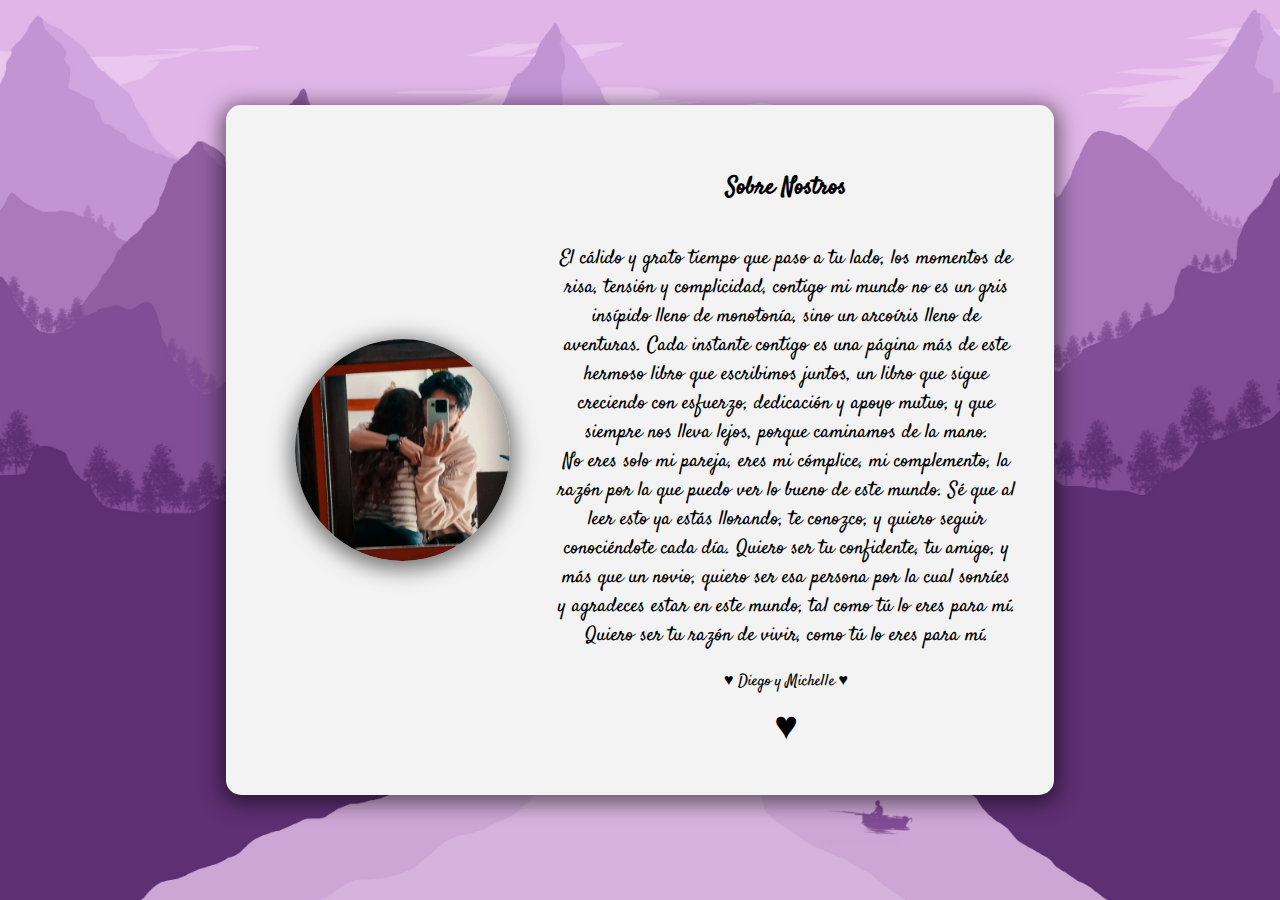
<file: About.html>
<!DOCTYPE html>
<html lang="en">
<head>
    <meta charset="UTF-8">
    <meta name="viewport" content="width=device-width, initial-scale=1.0">
    <link rel="stylesheet" href="Styles/style.css">
    <link rel="shortcut icon" href="/images/ico.png" type="image/x-icon">
    <link href="https://fonts.googleapis.com/css2?family=Satisfy&display=swap" rel="stylesheet">
    <link href="https://fonts.googleapis.com/css2?family=Great+Vibes&display=swap" rel="stylesheet">
    <title>About us</title>
</head>
<body class="About_Us">
    <div class="About">
        <div class="About1">
            <img class="beat-text" src="images/Us.jpg" alt="">
        </div>
        <div class="About2">
            <h2>Sobre Nostros</h2>
            <p>
                El cálido y grato tiempo que paso a tu lado, los momentos de risa, tensión y complicidad, contigo mi mundo no es un gris insípido lleno de monotonía, sino un arcoíris lleno de aventuras. Cada instante contigo es una página más de este hermoso libro que escribimos juntos, un libro que sigue creciendo con esfuerzo, dedicación y apoyo mutuo, y que siempre nos lleva lejos, porque caminamos de la mano.
                <br>
                No eres solo mi pareja, eres mi cómplice, mi complemento, la razón por la que puedo ver lo bueno de este mundo. Sé que al leer esto ya estás llorando, te conozco, y quiero seguir conociéndote cada día. Quiero ser tu confidente, tu amigo, y más que un novio, quiero ser esa persona por la cual sonríes y agradeces estar en este mundo, tal como tú lo eres para mí.
                <br>
                Quiero ser tu razón de vivir, como tú lo eres para mí.
            </p>
            <a href="index.html">♥ Diego y Michelle ♥</a>
            <button class="cora-btn-us" id="play-btn">♥</button>
        </div>
    </div>
    <audio id="bg-music" loop>
        <source src="Music/Rels-B-Te-Regalo.mp3" type="audio/mpeg">
    </audio>
</body>
<script src="Js/Scripts-About.js"></script>
</html>
</file>
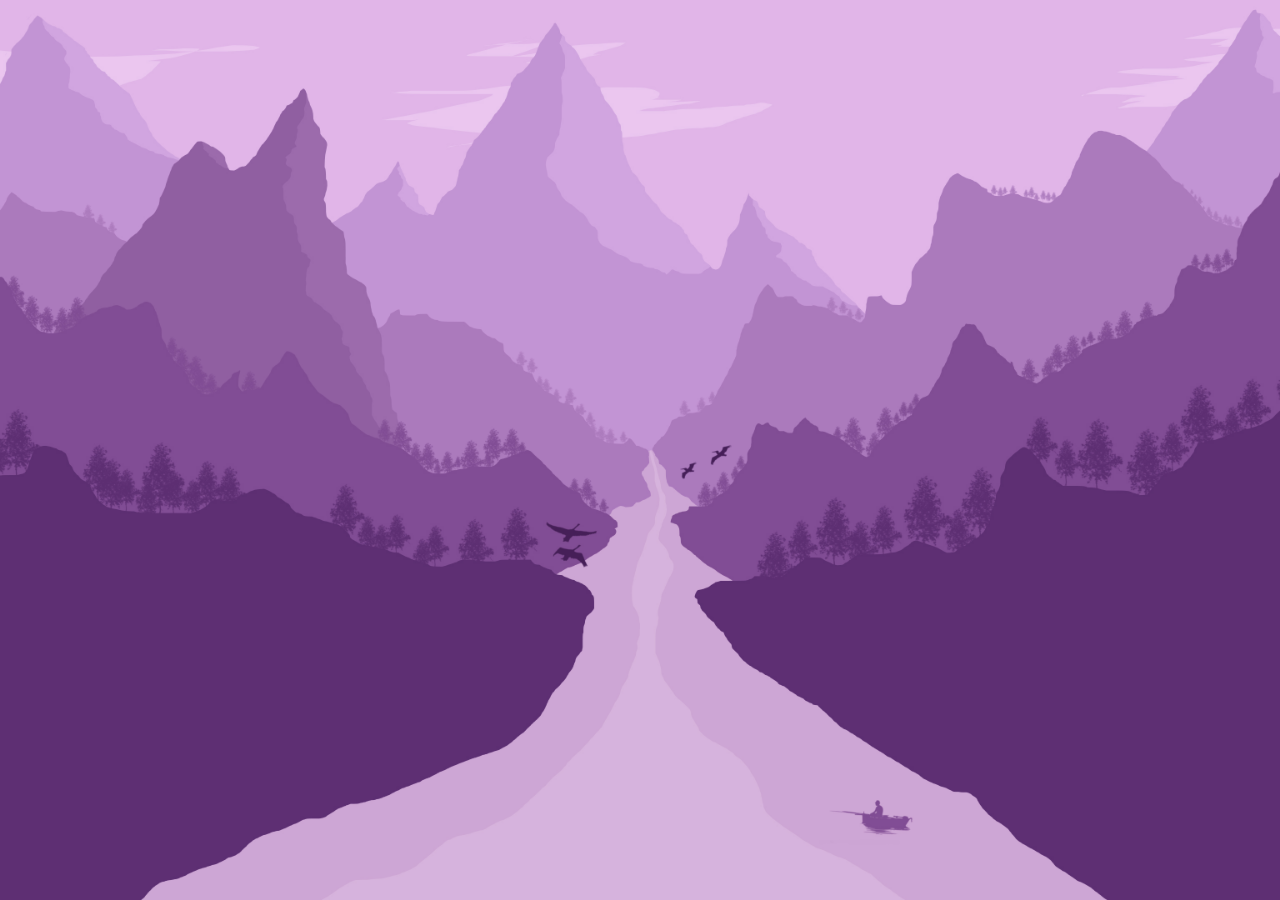
<file: Aniversarios.html>
<!DOCTYPE html>
<html lang="en">
<head>
    <meta charset="UTF-8">
    <meta name="viewport" content="width=device-width, initial-scale=1.0">
    <link rel="stylesheet" href="style.css">
    <link rel="shortcut icon" href="/images/ico.png" type="image/x-icon">
    <title>Aniversarios</title>
</head>
<body>
    
</body>
</html>
</file>
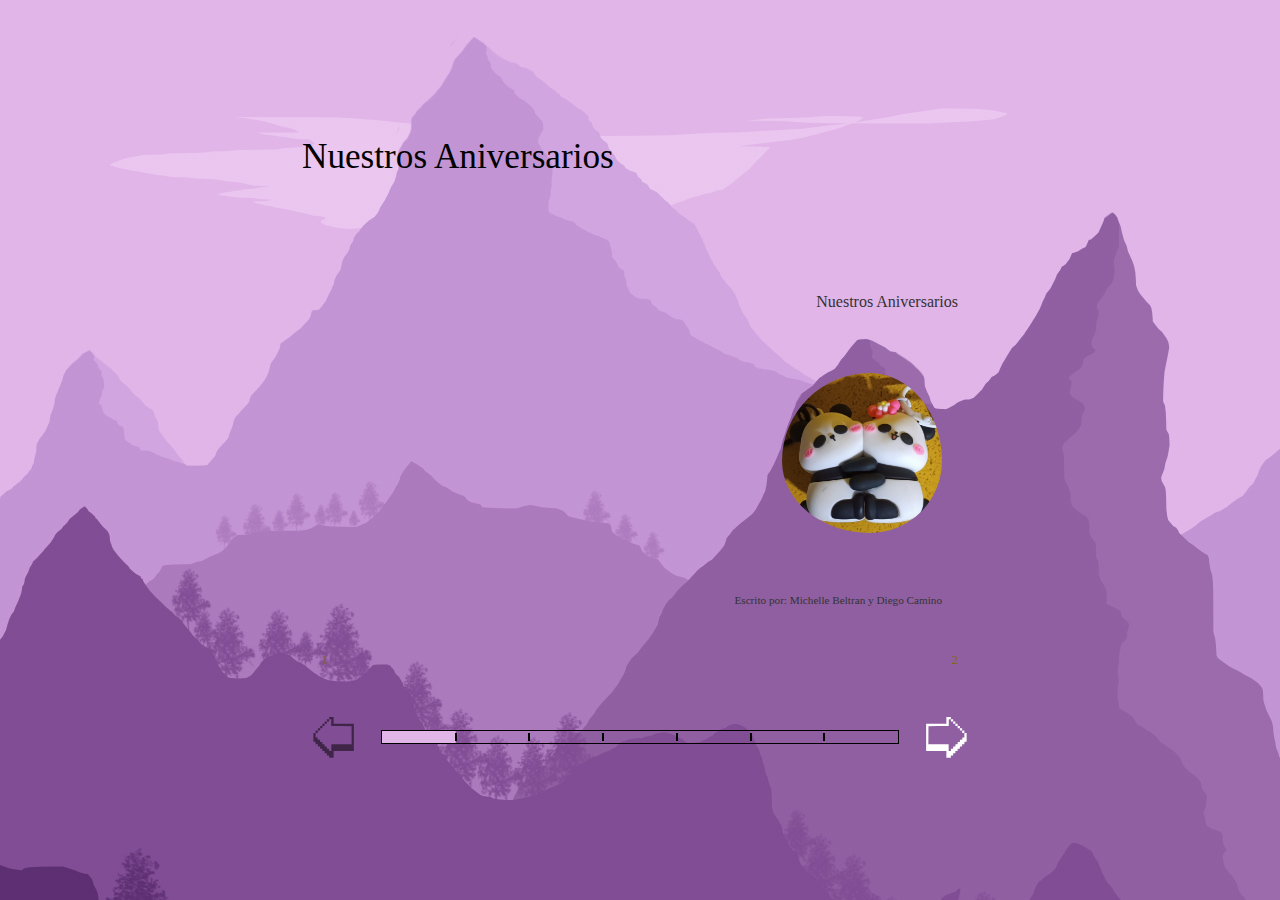
<file: Anniversary.html>
<!DOCTYPE html>
<html lang="en">
<head>
    <meta charset="UTF-8">
    <meta name="viewport" content="width=device-width, initial-scale=1.0">
    <link rel="stylesheet" href="Styles/Styles-Book.css">
    <link rel="shortcut icon" href="/images/ico.png" type="image/x-icon">
    <title>Anniversary</title>

    <style>
    a {
      position: relative;
      text-decoration: none;
      display: inline-block;
      color: rgb(0, 0, 0); 
      text-align: center;
      font-size: 2.2rem;
      transition: transform 0.3s ease;
    }

    a::after {
      content: '';
      position: absolute;
      bottom: -1px;
      left: 0;
      width: 0;
      height: 3px;
      background-color: #8f00c3;
      transition: width 0.3s ease;
    }

    a:hover {
      color: #8f00c3;
      transform: scale(1.2);
    }

    a:hover::after {
      width: 100%;
    }
  </style>
</head>
<body>
<div class="container">
  <h1>
    <a href="index.html">
        Nuestros Aniversarios
    </a>
  </h1>
  <div class="sprite-wrapper">
    <div class="book">
      <!--  Carousel container -->
      <div class="carousel" style="--slides: 7;">
        <!--  Bg sprite -->
        <div class="sprite"></div>
        <!--  Carousel items -->
        <div class="carousel-item">
          <div class="page-container">
            <div class="page left-page">
              <div></div>
            </div>
            <div class="page right-page">
              <div style="
                display: grid;
                justify-content: end;">
                <p style="
                    text-align: end;
                    font-size: 1rem;
                    padding-top: 1.6rem;
                    padding-bottom: 1rem;">
                    Nuestros Aniversarios
                </p>
                <p style="
                    text-align: end;"> 
                    <img style="
                    width: 60%;
                    border-radius: 100%;
                    padding-bottom: 1rem;
                    padding-right: 1rem;"
                    src="images/Pandas.png" alt="">
                </p>
                <p style="
                    text-align: end;
                    font-size: 0.7rem;
                    padding-bottom: 1rem;
                    padding-right: 1rem;">
                    Escrito por: Michelle Beltran y Diego Camino
                </p>
              </div>
            </div>
          </div>
        </div>

        <div class="carousel-item">
          <div class="page-container">

            <div class="page left-page">
              <div>
                <p style="
                    font-size: 1rem;
                    text-align: center;
                    color: purple;">
                    1 de Mayo del 2025
                </p>
                <p style="margin: 0; text-indent: 1rem">
                Ese día fui a recogerte para que conocieras a mis padres, y desde el primer momento 
                me sorprendiste con lo linda que te veías. Pasamos la tarde riendo juntos, viendo videos 
                de Auron jugando al Valorant y jugando, mientras disfrutábamos de cada instante.
                <br>
                En medio de todo, te pregunte si querías ser mi novia; 
                cuando dijiste que sí, con esa emoción tan tuya, sentí que el corazón me explotaba 
                de alegría. Ese instante marcó el inicio de esta hermosa historia que seguimos 
                escribiendo juntos ♥.
                </p>
              </div>
            </div>

            <div class="page right-page">
              <div>
                <p style="
                    font-size: 1rem;
                    text-align: center;
                    color: purple;">
                    1 de Junio del 2025
                </p>
                <p>
                    Ese día llegaste un poco estresada, y mi mayor alegría fue poder levantarte el ánimo. 
                    Salimos a dar una vuelta, disfrutamos de un rico sushi y un helado que nos supo a calma.
                     Al volver a casa, me acompañaste a armar mi nuevo escritorio, y aunque parecía algo 
                     sencillo, se convirtió en un momento especial porque lo compartí contigo.
                </p>
                <img style="
                    width: 30%;
                    border-radius: 20%;
                    margin-left: 30%" src="images/20250601.jpg" alt="">
              </div>
            </div>

          </div>
        </div>

        <div class="carousel-item">
          <div class="page-container">
            <div class="page left-page">
              <div>
                <p style="
                    font-size: 1rem;
                    text-align: center;
                    color: purple;">
                    1 de Julio del 2025
                </p>
                <p>
                    Ese día te preparé una pequeña sorpresa y te invité a comer en Terreros. 
                    Tenía para ti una chocolatina y un peluchito de Hello Kitty, 
                    con la ilusión de sacarte una sonrisa.
                    <br> 
                    Pero la verdadera sorpresa fue la tuya: me regalaste un cuaderno en el que, 
                    hoja por hoja, expresabas tu amor incondicional hacia mí. 
                    <br>
                    Ese detalle tan especial lo guardo con el corazón, porque refleja todo lo que somos 
                    y lo mucho que significas en mi vida.
                </p>
              </div>
            </div>
            <div class="page right-page">
              <div>
                <img style="width: 45%;border-radius: 20%; margin-top: 0.5rem;"src="images/20250701.jpg" alt="">
                <img style="width: 45%;border-radius: 20%; margin-left: 50%;"src="images/20250701a.jpg" alt="">
              </div>
            </div>
          </div>
        </div>
        <div class="carousel-item">
          <div class="page-container">
            <div class="page left-page">
              <div>
                <p style="
                    font-size: 1rem;
                    text-align: center;
                    color: purple;">
                    1 de Agosto del 2025
                </p>
              </div>
            </div>
            <div class="page right-page">
              <div>
                <p style="
                    font-size: 1rem;
                    text-align: center;
                    color: purple;">
                    1 de Septiembre del 2025
                </p>
              </div>
            </div>
          </div>
        </div>
        <div class="carousel-item">
          <div class="page-container">
            <div class="page left-page">
              <div></div>
            </div>
            <div class="page right-page">
              <div></div>
            </div>
          </div>
        </div>
        <div class="carousel-item">
          <div class="page-container">
            <div class="page left-page">
              <div></div>
            </div>
            <div class="page right-page">
              <div></div>
            </div>
          </div>
        </div>
        <div class="carousel-item">
          <div class="page-container">
            <div class="page left-page">
              <div></div>
            </div>
            <div class="page right-page">
              <div></div>
            </div>
            
          </div>
        </div>
      </div>
    </div>
    </div>
  </div>
</body>
</html>
</file>
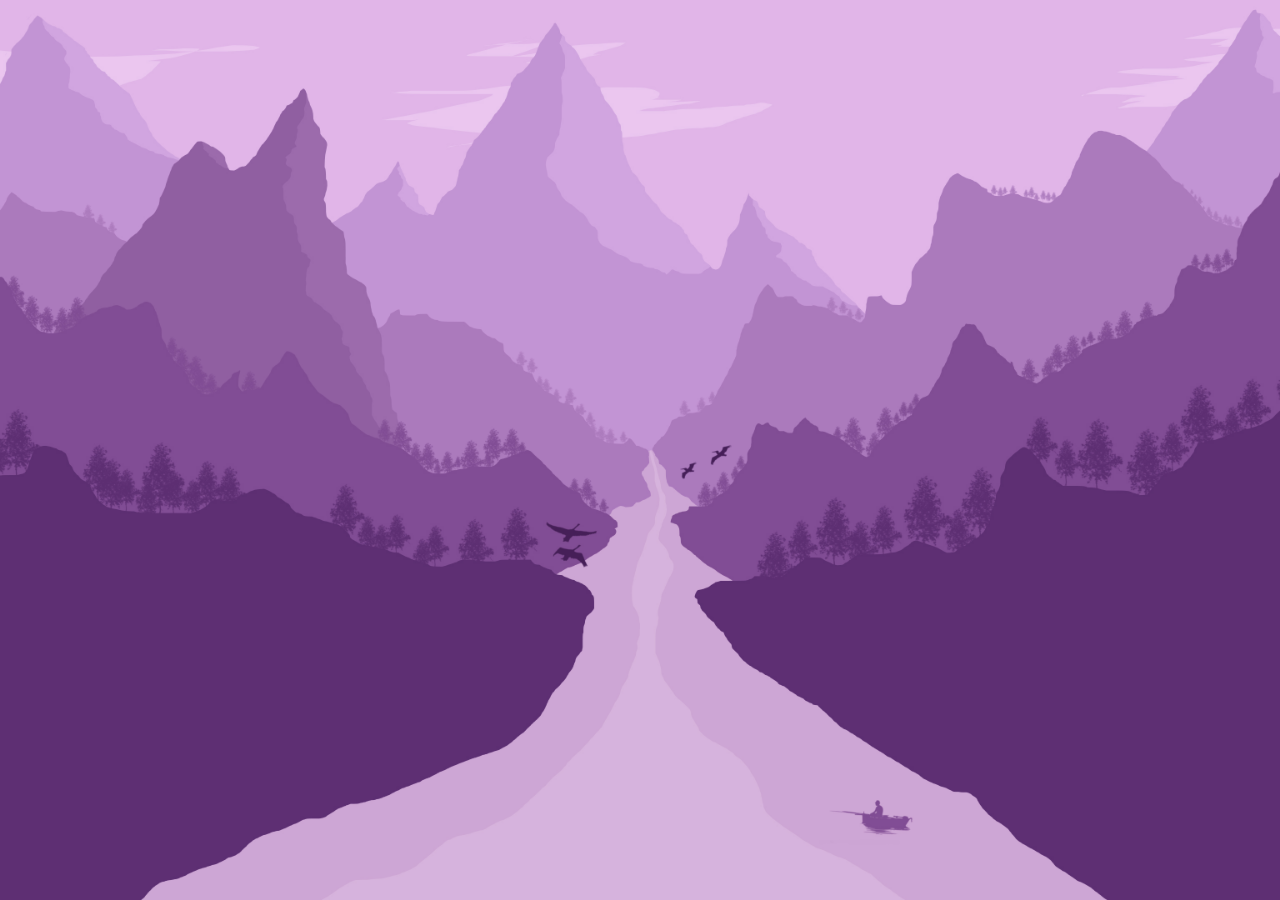
<file: Contacto.html>
<!DOCTYPE html>
<html lang="en">
<head>
    <meta charset="UTF-8">
    <meta name="viewport" content="width=device-width, initial-scale=1.0">
    <link rel="stylesheet" href="style.css">
    <link rel="shortcut icon" href="/images/ico.png" type="image/x-icon">
    <title>Contacto</title>
</head>
<body>
    
</body>
</html>
</file>
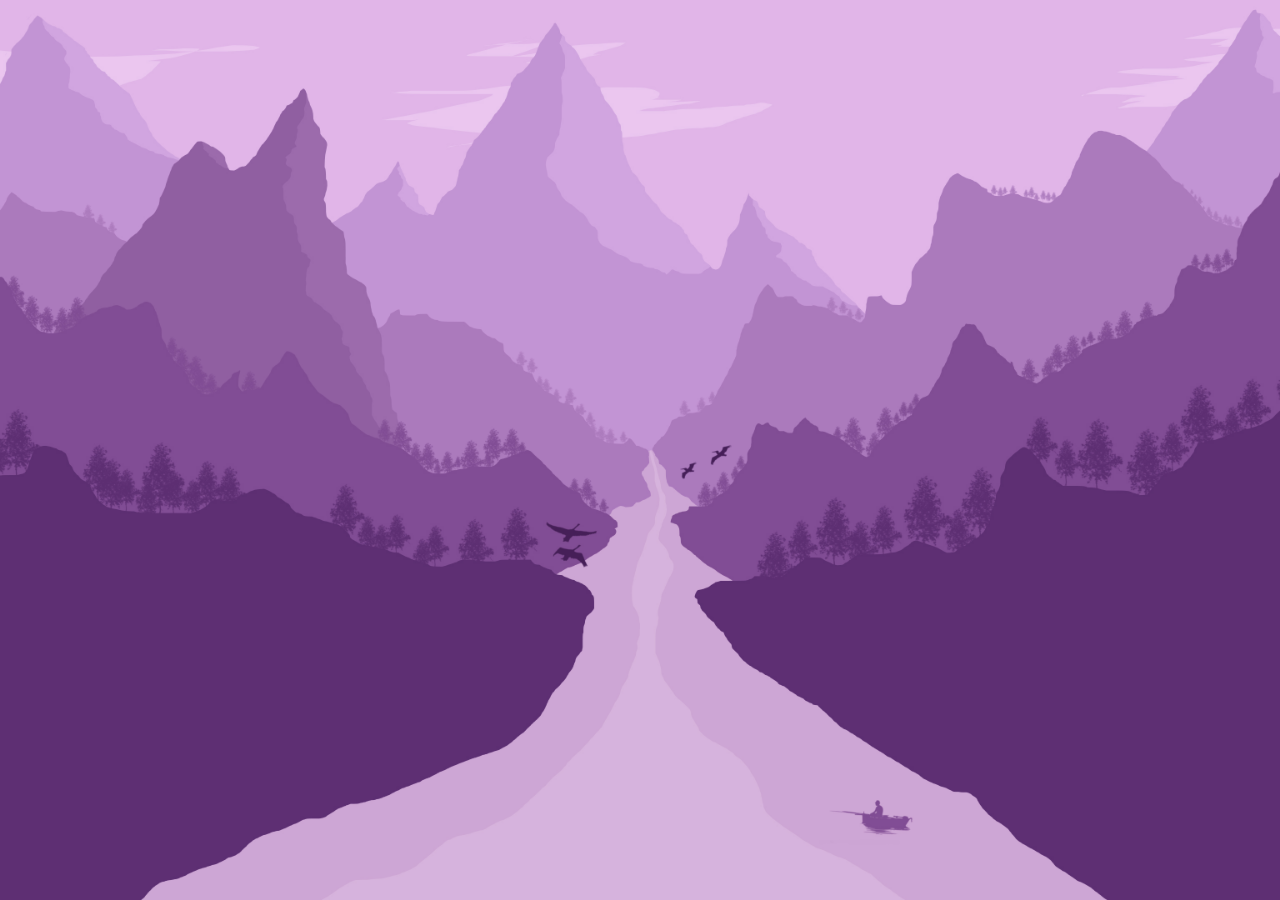
<file: MomentosEsp.html>
<!DOCTYPE html>
<html lang="en">
<head>
    <meta charset="UTF-8">
    <meta name="viewport" content="width=device-width, initial-scale=1.0">
    <link rel="stylesheet" href="style.css">
    <link rel="shortcut icon" href="/images/ico.png" type="image/x-icon">
    <title>Momentos Especiales</title>
</head>
<body>
    
</body>
</html>
</file>
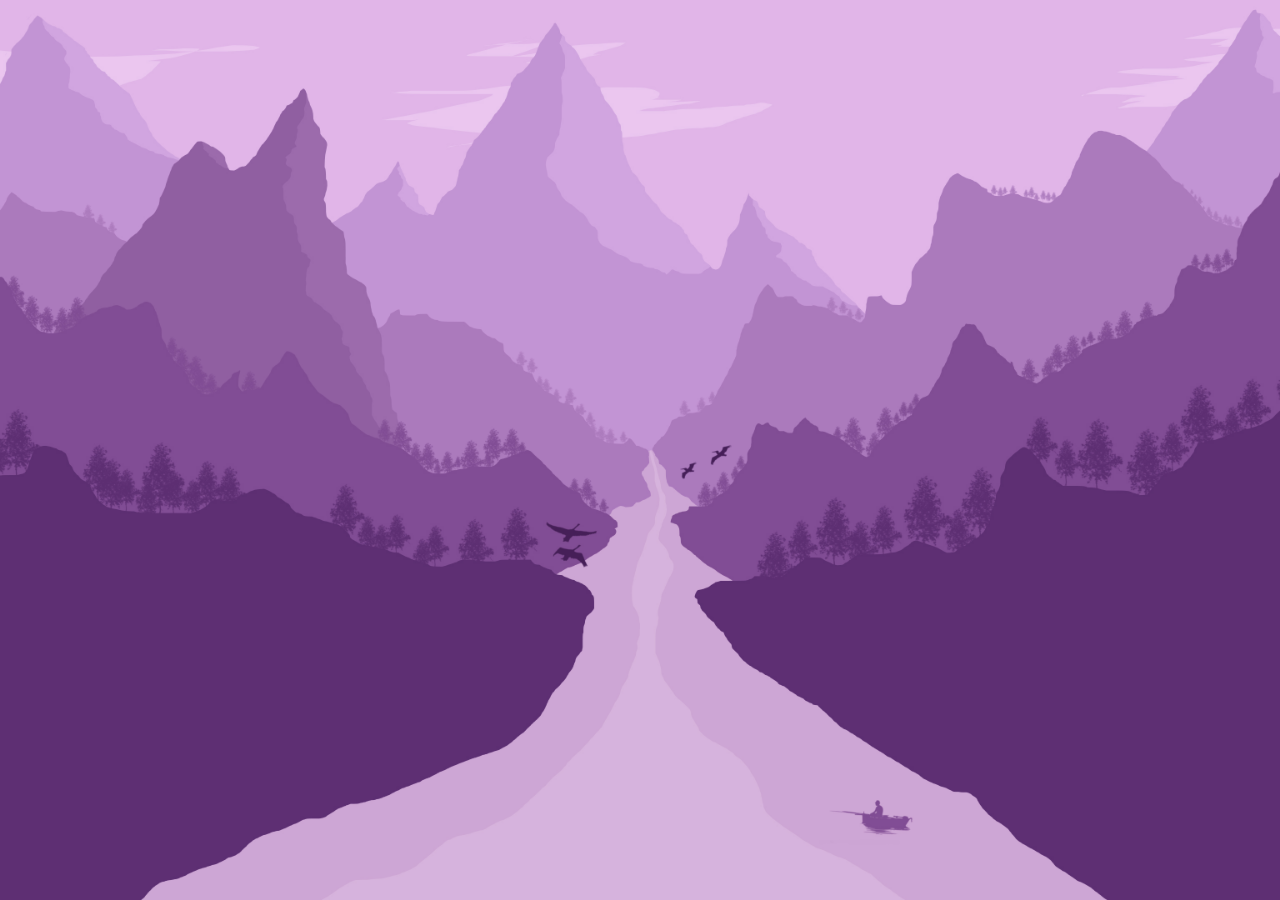
<file: Special_moments.html>
<!DOCTYPE html>
<html lang="en">
<head>
    <meta charset="UTF-8">
    <meta name="viewport" content="width=device-width, initial-scale=1.0">
    <link rel="stylesheet" href="style.css">
    <link rel="shortcut icon" href="/images/ico.png" type="image/x-icon">
    <title>Special Moments</title>
</head>
<body>
    
</body>
</html>
</file>
<file: Styles/style.css>
body {
    background-image: url(../images/Wallpaper.jpg);
    background-size: cover;
    background-position: center;
    background-repeat: no-repeat;
    height: 100vh;
    margin: 0;
    font-family: 'Great Vibes', cursive;
    overflow: hidden;
}
/* Index */
.Nav {
    display: flex;
    justify-content: center;
    align-items: center;
    gap: 20px; 
    padding: 20px;
    font-size: 25px;
    position: absolute;
    top: 0;
    width: 100%;
    font-family: 'Satisfy', cursive;
    
}
.Nav p {
    color: #fff;
}
.Nav a {
    text-decoration: none;
    color: #fff;
    transition: transform 0.3s ease, color 0.3s ease;
}

.Nav a::after {
    content: "";
    position: absolute;
    bottom: -3px;
    left: 0;
    width: 0;
    height: 2px;
    background-color: #8f00c3;
    transition: width 0.3s ease;
}

.Nav a:hover {
    color: #8f00c3;
    transform: scale(1.2);
}

.Nav a:hover::after {
    width: 100%; 
}

.Container {
    display: flex;
    flex-direction: column;
    justify-content: center;
    align-items: center; 
    height: 100vh;
    padding-top: 40px;
    text-align: center;
    color: #fff;
    -webkit-text-stroke: 0px #8f00c3; 
    line-height: 0.5;
}

.Container p:nth-child(1) {
    font-size: 300px;
    font-weight: bold;
    font-family: 'Satisfy', cursive;
}

.Container p:nth-child(2) {
    font-size: 80px;
}

.Container p{
    margin: 0;
}
.pop {
    animation: pop 0.5s ease-out forwards;
}
/* Animación de entrada desde abajo */
@keyframes pop {
  0% {
    transform: scale(0); /* empieza pequeño */
    opacity: 0;
  }
  50% {
    transform: scale(1.2); /* se agranda un poco */
    opacity: 1;
  }
  100% {
    transform: scale(1); /* tamaño normal */
    opacity: 1;
  }
}

.cora-btn {
  background: none;
  border: none;
  color: white;
  font-size: 1.5em;
  cursor: pointer;
  transition: transform 0.2s ease-in-out;
}

.cora-btn:hover {
  transform: scale(1.2);   
}

.beat-text {
  transition: transform 0.1s ease; /* que el escalado sea fluido */
}

/* About Us */
.About_Us{
    display: flex;
    align-items: center;
    justify-content: center;
}

.About {
    display: flex;
    flex-direction: row;
    background-color: #f3f3f3;
    border-radius: 15px;
    padding: 30px;
    align-items: center;
    justify-content: center;
    width: 60%;
    height: 70%;
    box-shadow: 0px 4px 20px 5px rgba(0,0,0,0.5);
    animation: flotar 3s ease-in-out infinite;
    font-family: 'Satisfy', cursive;
    overflow: hidden;
    overflow-y: auto;
}

@keyframes flotar {
  0% {transform: translateY(0px);}
  50% {transform: translateY(-20px);}
  100% {transform: translateY(0px);}
}

.About1 {
    flex: 0 0 40%; 
    display: flex;
    justify-content: center;
    align-items: center;
    padding-left: 15px;
}

.About1 img {
    width: 70%;
    border-radius: 50%;
    box-shadow: 0px 4px 20px 5px rgba(0,0,0,0.5);
}

.cora-btn-us {
  background: none;
  border: none;
  padding-top: 10px;
  color: black;
  font-size: 2.5em;
  cursor: pointer;
  transition: transform 0.2s ease-in-out;
}

.cora-btn-us:hover {
  transform: scale(1.2); 
  color:#8f00c3; 
}

.About2 {
    flex: 0 0 60%;
    display: flex;
    flex-direction: column;
    justify-content: center;
    align-items: center;
    padding-right: 30px;
}

.About2 p {
    text-align: center;
    font-size: 20px;
}
.About2 a{
    text-decoration: none;
    color: black;
    transition: transform 0.3s ease, color 0.3s ease;
}

.About2 a::after {
    content: "";
    position: absolute;
    bottom: -3px;
    left: 0;
    width: 0;
    height: 2px;
    background-color: #8f00c3;
    transition: width 0.3s ease;
}

.About2 a:hover {
    color: #8f00c3;
    transform: scale(1.2);
}

.About2 a:hover::after {
    width: 100%; 
}


/* Para móviles pequeños */
@media (max-width: 480px) {
    /* Ajuste de textos grandes */
    .Container p:nth-child(1) {
        font-size: 200px; /* se ve grande pero cabe en la pantalla */
    }
    .Container p:nth-child(2) {
        font-size: 60px;
    }
    /* Ajuste de nav */
    .Nav {
        gap: 8px;
        font-size: 20px;
        padding: 10px;
    }
    .About {
        flex-direction: column;
    }
    .About1 {
        flex: 0 0 auto;
        padding-right: 0;
        margin-top: 270%;
    }
    .About1 img {
        width: 70%;
    }
    .About2 {
        flex: 1 0 auto;
        padding-right: 0;
    }
}
</file>
<file: style.css>
body {
    background-image: url(images/Wallpaper.jpg);
    background-size: cover;
    background-position: center;
    background-repeat: no-repeat;
    height: 100vh;
    margin: 0;
    font-family: 'Satisfy', cursive;
    overflow: hidden;
}

.Nav {
    display: flex;
    justify-content: center;
    align-items: center;
    gap: 20px; 
    padding: 20px;
    font-size: 25px;
    position: absolute;
    top: 0;
    width: 100%;
    
}
.Nav p {
    color: #fff;
}
.Nav a {
    text-decoration: none;
    color: #fff;
    transition: transform 0.3s ease, color 0.3s ease;
}

.Nav a::after {
    content: "";
    position: absolute;
    bottom: -3px;
    left: 0;
    width: 0;
    height: 2px;
    background-color: #bb00ff;
    transition: width 0.3s ease;
}

.Nav a:hover {
    color: #bb00ff;
    transform: scale(1.2);
}

.Nav a:hover::after {
    width: 100%; 
}

.Container {
    display: flex;
    flex-direction: column;
    justify-content: center;
    align-items: center; 
    height: 100vh;
    text-align: center;
    color: #fff;
    -webkit-text-stroke: 0px black; 
    line-height: 1;
}

.Container p:nth-child(1) {
    font-size: 300px;
    font-weight: bold;
}

.Container p:nth-child(2) {
    font-size: 80px;
}

.Container p{
    margin: 0;
    opacity: 0;
    transform: translateY(100px);
    animation: Aparicion 1s ease-out forwards, latido 2.5s infinite 1s;
}

/* Animación de entrada desde abajo */
@keyframes Aparicion {
    to {
        opacity: 1;
        transform: translateY(0);
    }
}

/* Animación de latido */
@keyframes latido {
  0%   { transform: scale(1); }
  10%  { transform: scale(1.12); }
  20%  { transform: scale(1); }
  30%  { transform: scale(1.18); }
  40%  { transform: scale(1); }
  100% { transform: scale(1); }
}
</file>
<file: Styles/Styles-Book.css>
@font-face {
  font-family: PixelText;
  src: url(https://assets.codepen.io/36869/Grand9KPixel.ttf);
}

:root {
  font-family: 'PixelText', serif;
  font-optical-sizing: auto;
  line-height: 1.5;
  font-weight: 400;

  color-scheme: light dark;
  color: rgba(255, 255, 255, 0.87);
  background-image: url(../images/Wallpaper.jpg);

  font-synthesis: none;
  text-rendering: optimizeLegibility;
  -webkit-font-smoothing: antialiased;
  -moz-osx-font-smoothing: grayscale;
  overflow: hidden;

  /* sprite image */
  --sprite-image: url(https://assets.codepen.io/36869/book.webp);

  /* sprite animation settings */
  /* animation duration */
  --sprite-as: .8s;
  /* animation direction */
  --sprite-ad: normal;
  /* animation fill mode */
  --sprite-af: none;
  /* animation play state */
  --sprite-ap: running;
  /* animation iteration count */
  --sprite-ai: infinite;
  /* animation timing function */
  --sprite-at: linear;
  /* animation frame rate */
  --sprite-fr: 12;
}

@layer base {
  *{
    box-sizing: border-box;
  }
  body {
    margin: 0;
    height: 100vh;
    width: 100vw;
    overflow: hidden;
    display: flex;
    align-items: center;
    justify-content: center;
    box-sizing: border-box;
    padding: 1rem;
  }

  .sprite-wrapper {
    position: relative;
    width: 100%;
    margin: 0 auto;
  }
}

@layer main {
  /* Frame start position */
  @property --sprite-fs {
    syntax: "<integer>";
    initial-value: 0;
    inherits: true
  }
  @property --_progress {
    syntax: "<percentage>";
    inherits: false;
    initial-value: 0%;
  }

  .container {
    display: flex;
    flex-direction: column;
    gap: 3rem;

    /* sprite columns */
    --sprite-c: 5;
    /* sprite image height */
    --sprite-h: 3000;
    /* sprite image width */
    --sprite-w: 9600;
    /* sprite frames */
    --sprite-f: 7;
    /* animation duration based on frame rate */
    --sprite-as: calc(var(--sprite-f) / var(--sprite-fr) * 1s);

    /* frame rows */
    --sprite-r: round(up, calc(var(--sprite-f) / var(--sprite-c)), 1);
    /* frame height */
    --sprite-sh: calc(var(--sprite-h) / var(--sprite-r));
    /* frame target height, width */
    --sprite-th: calc(var(--sprite-sh) / 2);

    /* aspect ratio */
    --sprite-ar: calc(var(--sprite-th) / var(--sprite-sh));
    --sprite-uh: calc(var(--sprite-h) * var(--sprite-ar));
    --sprite-uw: calc(var(--sprite-w) * var(--sprite-ar));

    /* frame width */
    --sprite-tw: calc(var(--sprite-uw) / var(--sprite-c));

    > 
    h1 {
      margin: 0;
      width: fit-content;
      font-weight: 500;
      text-align: center;
      font-size: 20px;
    }

    .book {
      position: relative;
      display: grid;
      grid-template-areas:
            "scroll scroll scroll"
            "left markers right";
      gap: 1rem;

      .sprite {
        position: absolute;
        display: flex;
        align-items: center;
        justify-content: center;
        height: calc(1px * var(--sprite-th));
        width: calc(1px * var(--sprite-tw));
        margin: calc(-1px * calc((var(--sprite-th) - (var(--sprite-th) * 0.6107)) / 2)) calc(-1px * calc((var(--sprite-tw) - (var(--sprite-tw) * 0.7042)) / 2));
        background-image: var(--sprite-image);
        transform-origin: center center;
        background-repeat: no-repeat;
        background-size: calc(1px * var(--sprite-uw)) calc(1px * var(--sprite-uh));
        z-index: -1;

        /* Frame end position */
        --sprite-fe: calc(var(--sprite-f) * (var(--slides) - 1));
        --sprite-fs-n: mod(var(--sprite-fs), var(--sprite-f));
        /* calculate the row and column position */
        --row: calc(round(down, calc(calc(var(--sprite-tw) * var(--sprite-fs-n)) / var(--sprite-uw)), 1) * var(--sprite-th));
        --col: mod(calc(var(--sprite-tw) * var(--sprite-fs-n)), var(--sprite-uw));

        background-position: calc(-1px * var(--col)) calc(-1px * var(--row));
        animation: frame var(--sprite-as) var(--sprite-at) 0s var(--sprite-ad) var(--sprite-af) var(--sprite-ap);
        animation-timeline: --carousel-timeline;
      }

      .carousel {
        counter-increment: curpage;
        grid-area: scroll;
        overflow-x: auto;
        scroll-snap-type: x mandatory;
        overscroll-behavior-x: contain;

        display: grid;
        margin: 0 auto;
        width: calc(1px * (var(--sprite-tw) * 0.7042));
        height: calc(1px * (var(--sprite-th) * 0.6107));
        grid: 1fr / auto-flow 100%;
        scroll-timeline: --carousel-timeline x;
        scroll-behavior: smooth;
        scrollbar-width: none;

        &::scroll-button(*) {
          inline-size: 64px;
          aspect-ratio: 1;
          border-radius: 0;
          border: 0;
          background-color: transparent;
          cursor: pointer;
        }

        &::scroll-button(*):disabled{
          filter: invert(1);
          opacity: 0.5;
        }
        &::scroll-button(*):not(:disabled):is(:hover, :active) {
          filter: drop-shadow(2px 4px 6px black);
        }

        &::scroll-button(*):not(:disabled):active {
          scale: 90%;
        }

        &::scroll-button(left) {
          content: url("[data-uri]") / "Scroll Left";
          grid-area: left;
        }

        &::scroll-button(right) {
          content: url("[data-uri]") / "Scroll Right";
          grid-area: right;
          justify-self: flex-end;
        }

        &::scroll-marker-group {
          content: "";
          width: 100%;
          height: 8px;
          padding: 2px 0;
          display: grid;
          position: absolute;
          grid-area: markers;

          grid-auto-flow: column;
          place-self: center;
          overflow: hidden;
          border: 1px solid #000;

          background: linear-gradient(90deg, #E1B5E8 0%) no-repeat left center;
          --_progress: calc(calc(100 / var(--slides)) * 1%);
          background-size: var(--_progress, 20%) 100%;

          animation: progress linear both;
          animation-timeline: --carousel-timeline;
        }

        & > .carousel-item {
          scroll-snap-stop: always;
          scroll-snap-align: start;
          animation: count-before linear forwards;
          animation-range: exit;
          counter-increment: page;
          animation-timeline: view(x);

          position: relative;
          box-sizing: border-box;
          color: #333;

          &::scroll-marker {
            content: '';
            position: relative;
            left: -1px;
            width: 100%;
            height: 100%;
            display: block;
            box-sizing: border-box;
            box-shadow: 2px 0 0 #000;
          }

          &:last-of-type{
            &::scroll-marker {
              box-shadow: none;
            }
          }

          .page-container {
            display: flex;
            gap: 3rem;
            height: 100%;

            animation: stay-centered linear both;
            animation-timeline: view(x);
            timeline-scope: --parallax-item;
          }

          .left-page, .right-page {
            flex: 1;
            font-size: small;
            overflow: hidden;
            display: grid;
            grid-template-rows: 1fr auto;

            &:after {
              bottom: 15px;
              color: hsl(45.71deg 69.23% 30%);
            }

            > div {
              text-align: justify;
              hyphens: auto;
              line-height: normal;
              display: block;
              word-wrap: break-word;
            }
          }

          .left-page {
            padding: 20px 0 20px 20px;
            &:after {
              content: counter(curpage);
            }
          }

          .right-page {
            padding: 20px 20px 20px 0;
            counter-increment: curpage;
            &:after {
              content: counter(curpage);
              place-self: self-end;
            }
          }
        }
      }
    }
  }
}

@media (width < 748px) {
  .container {
    --sprite-th: calc(var(--sprite-sh) / 2.5);

    > h1 {
      font-size: 1.25rem;
    }

    .page {
      > div {
        font-size: .6rem;
      }
    }
  }
}

@media (width < 560px) {
  .container {
    --sprite-th: calc(var(--sprite-sh) / 4);

    > h1 {
      font-size: 1rem;
    }

    .page {
      > div {
        font-size: .35rem;
      }

      &:after {
        font-size: .5rem;
      }
    }
  }
}

@keyframes stay-centered {
  entry 0% {
    opacity: 0;
    translate: -100%;
  }
  entry 75%  {
    opacity: 0;
    translate: -25%;
  }
  entry 100% {
    opacity: 1;
    translate: 0%;
  }
  exit 0% {
    opacity: 1;
    translate: 0%;
  }
  exit 50% {
    opacity: 0;
    translate: 50%;
  }
  exit 100% {
    opacity: 0;
    translate: 100%;
  }
}

@keyframes count-before {
  1%,
  100% {
    counter-increment: page curpage;
  }
}

@keyframes progress {
  100% {
    --_progress: 100%;
  }
}

@keyframes frame {
  to {
    --sprite-fs: var(--sprite-fe);
  }
}

@media (prefers-reduced-motion) {
  * {
    animation: none;
  }
}
@font-face {
  font-family: PixelText;
  src: url(https://assets.codepen.io/36869/Grand9KPixel.ttf);
}

:root {
  font-family: 'PixelText', serif;
  font-optical-sizing: auto;
  line-height: 1.5;
  font-weight: 400;

  color-scheme: light dark;
  color: rgba(255, 255, 255, 0.87);
  background-color: #242424;

  font-synthesis: none;
  text-rendering: optimizeLegibility;
  -webkit-font-smoothing: antialiased;
  -moz-osx-font-smoothing: grayscale;
  overflow: hidden;

  /* sprite image */
  --sprite-image: url(https://assets.codepen.io/36869/book.webp);

  /* sprite animation settings */
  /* animation duration */
  --sprite-as: .8s;
  /* animation direction */
  --sprite-ad: normal;
  /* animation fill mode */
  --sprite-af: none;
  /* animation play state */
  --sprite-ap: running;
  /* animation iteration count */
  --sprite-ai: infinite;
  /* animation timing function */
  --sprite-at: linear;
  /* animation frame rate */
  --sprite-fr: 12;
}

@layer base {
  *{
    box-sizing: border-box;
  }
  body {
    margin: 0;
    height: 100vh;
    width: 100vw;
    overflow: hidden;
    display: flex;
    align-items: center;
    justify-content: center;
    box-sizing: border-box;
    padding: 1rem;
  }

  .sprite-wrapper {
    position: relative;
    width: 100%;
    margin: 0 auto;
  }
}

@layer main {
  /* Frame start position */
  @property --sprite-fs {
    syntax: "<integer>";
    initial-value: 0;
    inherits: true
  }
  @property --_progress {
    syntax: "<percentage>";
    inherits: false;
    initial-value: 0%;
  }

  .container {
    display: flex;
    flex-direction: column;
    gap: 3rem;

    /* sprite columns */
    --sprite-c: 5;
    /* sprite image height */
    --sprite-h: 3000;
    /* sprite image width */
    --sprite-w: 9600;
    /* sprite frames */
    --sprite-f: 7;
    /* animation duration based on frame rate */
    --sprite-as: calc(var(--sprite-f) / var(--sprite-fr) * 1s);

    /* frame rows */
    --sprite-r: round(up, calc(var(--sprite-f) / var(--sprite-c)), 1);
    /* frame height */
    --sprite-sh: calc(var(--sprite-h) / var(--sprite-r));
    /* frame target height, width */
    --sprite-th: calc(var(--sprite-sh) / 2);

    /* aspect ratio */
    --sprite-ar: calc(var(--sprite-th) / var(--sprite-sh));
    --sprite-uh: calc(var(--sprite-h) * var(--sprite-ar));
    --sprite-uw: calc(var(--sprite-w) * var(--sprite-ar));

    /* frame width */
    --sprite-tw: calc(var(--sprite-uw) / var(--sprite-c));

    > h1 {
      color: #d2d4e1;
      margin: 0;
      width: fit-content;
      font-weight: 500;
      font-size: 1.75rem;
      text-align: center;
    }

    .book {
      position: relative;
      display: grid;
      grid-template-areas:
            "scroll scroll scroll"
            "left markers right";
      gap: 1rem;

      .sprite {
        position: absolute;
        display: flex;
        align-items: center;
        justify-content: center;
        height: calc(1px * var(--sprite-th));
        width: calc(1px * var(--sprite-tw));
        margin: calc(-1px * calc((var(--sprite-th) - (var(--sprite-th) * 0.6107)) / 2)) calc(-1px * calc((var(--sprite-tw) - (var(--sprite-tw) * 0.7042)) / 2));
        background-image: var(--sprite-image);
        transform-origin: center center;
        background-repeat: no-repeat;
        background-size: calc(1px * var(--sprite-uw)) calc(1px * var(--sprite-uh));
        z-index: -1;

        /* Frame end position */
        --sprite-fe: calc(var(--sprite-f) * (var(--slides) - 1));
        --sprite-fs-n: mod(var(--sprite-fs), var(--sprite-f));
        /* calculate the row and column position */
        --row: calc(round(down, calc(calc(var(--sprite-tw) * var(--sprite-fs-n)) / var(--sprite-uw)), 1) * var(--sprite-th));
        --col: mod(calc(var(--sprite-tw) * var(--sprite-fs-n)), var(--sprite-uw));

        background-position: calc(-1px * var(--col)) calc(-1px * var(--row));
        animation: frame var(--sprite-as) var(--sprite-at) 0s var(--sprite-ad) var(--sprite-af) var(--sprite-ap);
        animation-timeline: --carousel-timeline;
      }

      .carousel {
        counter-increment: curpage;
        grid-area: scroll;
        overflow-x: auto;
        scroll-snap-type: x mandatory;
        overscroll-behavior-x: contain;

        display: grid;
        margin: 0 auto;
        width: calc(1px * (var(--sprite-tw) * 0.7042));
        height: calc(1px * (var(--sprite-th) * 0.6107));
        grid: 1fr / auto-flow 100%;
        scroll-timeline: --carousel-timeline x;
        scroll-behavior: smooth;
        scrollbar-width: none;
        scroll-marker-group: after;

        &::scroll-button(*) {
          inline-size: 64px;
          aspect-ratio: 1;
          border-radius: 0;
          border: 0;
          background-color: transparent;
          cursor: pointer;
        }

        &::scroll-button(*):disabled{
          filter: invert(1);
          opacity: 0.5;
        }
        &::scroll-button(*):not(:disabled):is(:hover, :active) {
          filter: drop-shadow(2px 4px 6px black);
        }

        &::scroll-button(*):not(:disabled):active {
          scale: 90%;
        }

        &::scroll-button(left) {
          content: url("[data-uri]") / "Scroll Left";
          grid-area: left;
        }

        &::scroll-button(right) {
          content: url("[data-uri]") / "Scroll Right";
          grid-area: right;
          justify-self: flex-end;
        }

        &::scroll-marker-group {
          content: "";
          width: 100%;
          height: 8px;
          padding: 2px 0;
          display: grid;
          position: absolute;
          grid-area: markers;

          grid-auto-flow: column;
          place-self: center;
          overflow: hidden;
          border: 1px solid #000;

          background: linear-gradient(90deg, #E1B5E8 0%) no-repeat left center;
          --_progress: calc(calc(100 / var(--slides)) * 1%);
          background-size: var(--_progress, 20%) 100%;

          animation: progress linear both;
          animation-timeline: --carousel-timeline;
        }

        & > .carousel-item {
          scroll-snap-stop: always;
          scroll-snap-align: start;
          animation: count-before linear forwards;
          animation-range: exit;
          counter-increment: page;
          animation-timeline: view(x);

          position: relative;
          box-sizing: border-box;
          color: #333;

          &::scroll-marker {
            content: '';
            position: relative;
            left: -1px;
            width: 100%;
            height: 100%;
            display: block;
            box-sizing: border-box;
            box-shadow: 2px 0 0 #000;
          }

          &:last-of-type{
            &::scroll-marker {
              box-shadow: none;
            }
          }

          .page-container {
            display: flex;
            gap: 3rem;
            height: 100%;

            animation: stay-centered linear both;
            animation-timeline: view(x);
            timeline-scope: --parallax-item;
          }

          .left-page, .right-page {
            flex: 1;
            font-size: small;
            overflow: hidden;
            display: grid;
            grid-template-rows: 1fr auto;

            &:after {
              bottom: 15px;
              color: hsl(45.71deg 69.23% 30%);
            }

            > div {
              text-align: justify;
              hyphens: auto;
              line-height: normal;
              display: block;
              word-wrap: break-word;
            }
          }

          .left-page {
            padding: 20px 0 20px 20px;
            &:after {
              content: counter(curpage);
            }
          }

          .right-page {
            padding: 20px 20px 20px 0;
            counter-increment: curpage;
            &:after {
              content: counter(curpage);
              place-self: self-end;
            }
          }
        }
      }
    }
  }
}

@media (width < 748px) {
  .container {
    --sprite-th: calc(var(--sprite-sh) / 2.5);

    > h1 {
      font-size: 1.25rem;
    }

    .page {
      > div {
        font-size: .6rem;
      }
    }
  }
}

@media (width < 560px) {
  .container {
    --sprite-th: calc(var(--sprite-sh) / 4);

    > h1 {
      font-size: 1rem;
    }

    .page {
      > div {
        font-size: .35rem;
      }

      &:after {
        font-size: .5rem;
      }
    }
  }
}

@keyframes stay-centered {
  entry 0% {
    opacity: 0;
    translate: -100%;
  }
  entry 75%  {
    opacity: 0;
    translate: -25%;
  }
  entry 100% {
    opacity: 1;
    translate: 0%;
  }
  exit 0% {
    opacity: 1;
    translate: 0%;
  }
  exit 50% {
    opacity: 0;
    translate: 50%;
  }
  exit 100% {
    opacity: 0;
    translate: 100%;
  }
}

@keyframes count-before {
  1%,
  100% {
    counter-increment: page curpage;
  }
}

@keyframes progress {
  100% {
    --_progress: 100%;
  }
}

@keyframes frame {
  to {
    --sprite-fs: var(--sprite-fe);
  }
}

@media (prefers-reduced-motion) {
  * {
    animation: none;
  }
}
</file>
